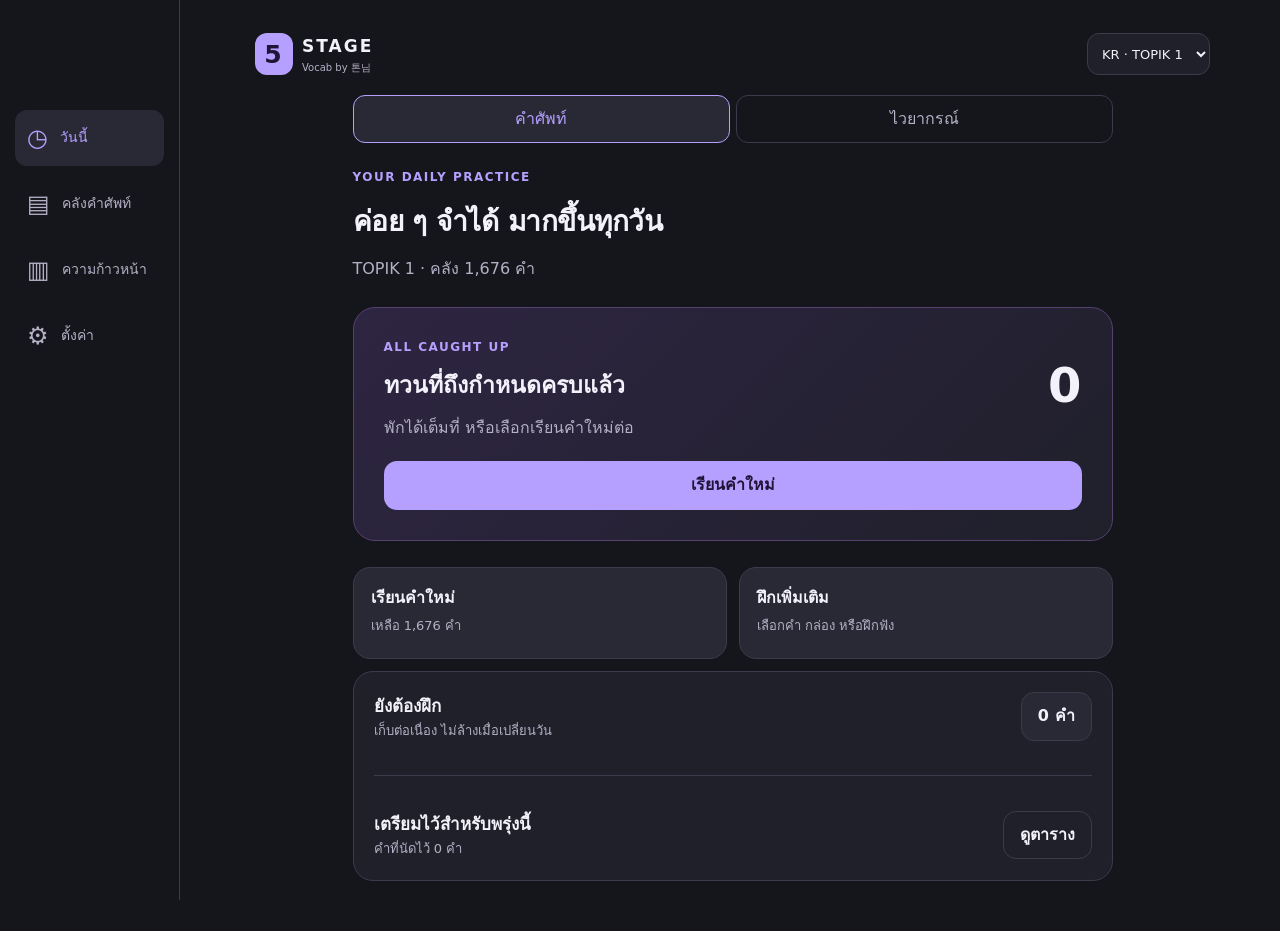
<file: index.html>
<!doctype html>
<html lang="th">
<head>
<meta charset="utf-8"><meta name="viewport" content="width=device-width, initial-scale=1, viewport-fit=cover"><meta name="theme-color" content="#15151c">
<meta name="description" content="เรียนคำศัพท์และไวยากรณ์เกาหลี พร้อมทวนแบบเว้นระยะใน 5 Stage">
<title>5 Stage · Vocab by 톤님</title><link rel="manifest" href="manifest.json"><link rel="icon" href="icon-192.png"><link rel="stylesheet" href="five-stage/app.css">
</head>
<body>
<div id="shell">
<header class="app-header"><a href="#today" class="brand" aria-label="5 Stage หน้าวันนี้"><span class="brand-mark">5</span><span>STAGE<small>Vocab by 톤님</small></span></a><label class="level-picker"><span class="sr-only">ชุดคำศัพท์</span><select id="level"><option value="topik1">KR · TOPIK 1</option><option value="topik2">KR · TOPIK 2</option><option value="english_a1">EN · A1</option><option value="english_a2">EN · A2</option><option value="english_b1">EN · B1</option><option value="english_b2">EN · B2</option></select></label></header>
<div id="mode-switch" class="mode-switch" role="navigation" aria-label="เลือกวิชา"><a href="#today" data-mode="vocabulary">คำศัพท์</a><a href="#grammar-today" data-mode="grammar">ไวยากรณ์</a></div>
<main id="main" tabindex="-1"><p>กำลังเปิดคลังคำศัพท์…</p></main>
<nav id="nav" aria-label="หน้าหลัก"><a href="#today" data-page="today"><span aria-hidden="true">◷</span>วันนี้</a><a href="#library" data-page="library"><span aria-hidden="true">▤</span>คลังคำศัพท์</a><a href="#progress" data-page="progress"><span aria-hidden="true">▥</span>ความก้าวหน้า</a><a href="#settings" data-page="settings"><span aria-hidden="true">⚙</span>ตั้งค่า</a></nav>
</div>
<div id="toast" role="status" aria-live="polite" hidden></div>
<dialog id="dialog" aria-labelledby="dialog-title"><div class="dialog-heading"><h2 id="dialog-title"></h2><button type="button" data-action="close-dialog" class="icon-button" aria-label="ปิด">✕</button></div><div id="dialog-body"></div></dialog>
<input id="restore-file" type="file" accept=".json,application/json" hidden>
<script src="flashcard1.js"></script><script src="flashcard2.js"></script><script src="flashcard_en_a1.js"></script><script src="flashcard_en_a2.js"></script><script src="flashcard_en_b1.js"></script><script src="flashcard_en_b2.js"></script>
<script src="vocabulary-catalog.js"></script><script src="sentence-engine.js"></script><script src="visual/visual-engine.js"></script><script src="five-stage/scheduler.js"></script><script src="grammar/scheduler.js"></script><script src="five-stage/store.js"></script><script src="five-stage/session.js"></script><script src="five-stage/audio.js"></script><script src="grammar/generated/content.js"></script><script src="grammar/catalog.js"></script><script src="grammar/session.js"></script><script src="grammar/integration.js"></script><script src="grammar/ui.js"></script><script src="five-stage/app.js"></script>
<noscript>กรุณาเปิด JavaScript เพื่อใช้งานแอป</noscript>
</body></html>
</file>
<file: five-stage/app.css>
:root{color-scheme:dark;--bg:#15151c;--panel:#20202b;--panel2:#292936;--line:#3b3b4b;--text:#f3f1fa;--muted:#b4b0c5;--purple:#b6a0ff;--gold:#f1d28b;--green:#8bdfb3;--red:#ffaaa9;--safe:env(safe-area-inset-bottom,0px);font-family:system-ui,-apple-system,'Segoe UI',Tahoma,sans-serif;background:var(--bg);color:var(--text);font-size:16px;line-height:1.65}
*{box-sizing:border-box}body{margin:0}button,input,select,textarea{font:inherit;color:inherit}button,a,input,select,textarea{-webkit-tap-highlight-color:transparent}button,a{touch-action:manipulation}button{cursor:pointer;min-height:46px;border:1px solid var(--line);border-radius:13px;background:var(--panel2);padding:10px 16px;font-weight:600}button:disabled{opacity:.5;cursor:default}button.primary{background:var(--purple);color:#201438;border-color:transparent}button.quiet{background:transparent}button.danger{color:var(--red);border-color:#79484d}button.icon-button{min-width:46px;padding:8px}button.wide{width:100%}a{color:inherit;text-decoration:none}input,select,textarea{width:100%;min-width:0;min-height:46px;border:1px solid var(--line);border-radius:12px;background:var(--bg);padding:11px 12px;font-size:16px}textarea{resize:vertical;min-height:90px}input[type=checkbox],input[type=radio]{width:22px;height:22px;min-height:0;accent-color:var(--purple);flex-shrink:0}label.field{display:flex;flex-direction:column;gap:7px;margin:16px 0}label.check{display:flex;align-items:center;gap:10px;min-height:46px}fieldset{border:0;padding:0;margin:16px 0}legend{font-weight:600;margin-bottom:8px}h1,h2,h3,p{margin:0}h1{font-size:28px;line-height:1.3;letter-spacing:-.5px}h2{font-size:20px;line-height:1.45}h3{font-size:17px}p+p{margin-top:10px}small,.small{font-size:13px}.muted{color:var(--muted)}.eyebrow{font-size:12px;text-transform:uppercase;letter-spacing:1.5px;color:var(--purple);font-weight:700}.gold{color:var(--gold)}.success{color:var(--green)}.error{color:var(--red)}.sr-only{position:absolute;width:1px;height:1px;overflow:hidden;clip-path:inset(50%)}[hidden]{display:none!important}:focus-visible{outline:3px solid var(--purple);outline-offset:3px}.stack{display:flex;flex-direction:column;gap:16px}.row{display:flex;gap:10px;align-items:center;flex-wrap:wrap}.between{justify-content:space-between}.grow{flex:1}.grid{display:grid;grid-template-columns:repeat(2,minmax(0,1fr));gap:12px}.panel{background:var(--panel);border:1px solid var(--line);border-radius:20px;padding:20px}.section-title{margin:26px 0 12px}.divider{border:0;border-top:1px solid var(--line);margin:18px 0}.badge{display:inline-flex;align-items:center;padding:3px 9px;border-radius:7px;background:var(--panel2);color:var(--muted);font-size:12px;gap:5px}.badge.accent{color:var(--purple)}.number{font-size:34px;line-height:1.2;font-weight:650;font-variant-numeric:tabular-nums}.empty{padding:28px 16px;text-align:center}.empty p{color:var(--muted);margin:10px 0 20px}details summary{cursor:pointer;min-height:44px;display:flex;align-items:center;gap:8px;color:var(--purple)}details summary:before{content:'+'}details[open] summary:before{content:'−'}
#shell{max-width:1200px;margin:auto}.app-header{display:flex;align-items:center;justify-content:space-between;gap:10px;padding:20px 20px 12px;padding-top:max(20px,env(safe-area-inset-top))}.brand{display:flex;align-items:center;gap:9px;font-size:17px;font-weight:750;letter-spacing:2px}.brand-mark{display:grid;place-items:center;background:var(--purple);color:#201438;width:38px;height:42px;border-radius:12px;font-size:25px}.brand small{display:block;letter-spacing:0;font-size:10px;font-weight:400;color:var(--muted)}.level-picker{max-width:165px}.level-picker select{font-size:13px;padding:8px 10px;background:var(--panel);min-height:42px}#main{padding:20px 20px calc(105px + var(--safe));max-width:820px;margin:auto;min-height:70dvh}#nav{position:fixed;bottom:0;left:0;right:0;z-index:10;display:grid;grid-template-columns:repeat(4,1fr);padding:6px 8px calc(7px + var(--safe));background:var(--bg);border-top:1px solid var(--line)}#nav a{min-height:56px;font-size:11px;color:var(--muted);display:flex;flex-direction:column;align-items:center;justify-content:center;gap:1px;border-radius:12px}#nav a span{font-size:24px;line-height:1.2}#nav a[aria-current=page]{background:var(--panel2);color:var(--purple)}.hero{margin-top:24px;padding:24px;background:linear-gradient(135deg,#2e2542,var(--panel));border:1px solid #55416f;border-radius:22px}.hero h2{font-size:23px;margin:10px 0}.hero button{margin-top:20px}.hero .number{font-size:48px}.shortcut{padding:17px;text-align:left;display:flex;flex-direction:column;gap:4px;border-radius:17px;min-height:92px}.shortcut small{color:var(--muted);font-weight:400}.list{list-style:none;padding:0;margin:0}.word-row{display:flex;gap:10px;align-items:center;border-bottom:1px solid var(--line);padding:14px 0}.word-row:last-child{border:0}.word-row button.word-link{text-align:left;flex:1;min-width:0;background:transparent;border:0;padding:2px 0;font-weight:400}.word-name{font-weight:650;font-size:18px;overflow-wrap:anywhere}.word-row small{display:block;color:var(--muted)}.word-meta{display:flex;gap:6px;flex-wrap:wrap;margin-top:5px}.filterbar{display:flex;flex-direction:column;gap:10px;margin:20px 0}.filterbar .row select{flex:1;min-width:100px}.box-grid{display:grid;grid-template-columns:repeat(3,minmax(0,1fr));gap:10px}.box-button{display:flex;flex-direction:column;align-items:flex-start;padding:14px;gap:3px;font-weight:400}.box-button strong{font-size:27px}.box-button small{color:var(--muted)}.selected-bar{position:sticky;bottom:80px;z-index:5;background:var(--panel2);border:1px solid var(--purple);border-radius:14px;padding:12px;display:flex;align-items:center;justify-content:space-between;gap:8px}.trend-row{display:grid;grid-template-columns:85px 1fr 40px;align-items:center;gap:12px;font-size:13px;padding:6px 0}.bar{height:6px;background:var(--panel2);border-radius:10px;overflow:hidden}.bar>span{height:100%;display:block;background:var(--purple);border-radius:10px}.settings-group button{width:100%;display:flex;justify-content:space-between;text-align:left;margin-top:8px}.settings-group .check{justify-content:space-between}.settings-group .check input{order:2}
body.studying #nav{display:none}body.studying #main{max-width:680px;padding-bottom:calc(24px + var(--safe))}body.studying .level-picker{visibility:hidden}.study-head{display:flex;justify-content:space-between;align-items:center;gap:10px}.study-progress{height:5px;border-radius:4px;background:var(--panel2);margin:14px 0 24px;overflow:hidden}.study-progress>span{display:block;height:100%;background:var(--purple)}.study-label{display:flex;justify-content:space-between;align-items:center;margin-bottom:15px}.study-card{text-align:center;display:flex;flex-direction:column;align-items:center;gap:15px;padding:28px 20px;min-height:220px}.study-card img{width:min(210px,100%);aspect-ratio:1;object-fit:contain;border-radius:15px}.study-card .word{font-size:clamp(28px,8vw,40px);font-weight:700;color:var(--gold);overflow-wrap:anywhere;line-height:1.4}.study-card .meaning{font-size:20px}.study-card .sentence{font-size:clamp(20px,5.5vw,26px);line-height:1.8;overflow-wrap:anywhere}.study-card mark{background:#53442b;color:var(--gold);border-radius:5px;padding:1px 4px}.answer-form{margin-top:20px}.answer-form label{display:block;margin-bottom:8px}.answer-form input{font-size:20px;padding:14px;min-height:58px}.answer-form .primary{width:100%;margin-top:12px;min-height:50px}.study-secondary{display:flex;justify-content:space-between;gap:10px;margin-top:10px}.study-secondary button{font-size:14px;background:transparent;border:0;color:var(--muted)}.feedback{margin-top:18px;padding:18px;border-radius:16px;background:var(--panel);border-left:3px solid var(--purple)}.feedback.correct{border-color:var(--green)}.feedback.incorrect{border-color:var(--red)}.feedback .answer{font-size:23px;font-weight:650;color:var(--gold);overflow-wrap:anywhere}.study-footer{display:flex;justify-content:space-between;align-items:center;margin-top:18px}.summary-metrics{display:grid;grid-template-columns:repeat(3,1fr);gap:8px;text-align:center;margin:24px 0}.summary-metrics .number{font-size:30px}.summary-metrics small{display:block;color:var(--muted)}
dialog{color:var(--text);background:var(--panel);border:1px solid var(--line);border-radius:24px 24px 0 0;width:min(100%,600px);max-height:90dvh;margin:auto auto 0;padding:20px;padding-bottom:calc(24px + var(--safe));overscroll-behavior:contain}dialog::backdrop{background:#07070dbb;backdrop-filter:blur(4px)}.dialog-heading{display:flex;align-items:center;justify-content:space-between;gap:12px;margin-bottom:14px}.dialog-heading h2{font-size:20px}#dialog-body{overflow-wrap:anywhere}#dialog-body .actions{display:flex;gap:10px;flex-wrap:wrap;margin-top:20px}#dialog-body .actions>button{flex:1}.dialog-note{padding:12px;background:var(--bg);border-radius:12px;color:var(--muted);font-size:14px}.editor-preview{padding:16px;border-radius:12px;background:var(--bg);overflow-wrap:anywhere}#toast{position:fixed;z-index:40;bottom:calc(90px + var(--safe));left:50%;transform:translateX(-50%);width:max-content;max-width:calc(100% - 32px);background:#f1edfa;color:#241a33;padding:12px 18px;border-radius:13px;box-shadow:0 5px 30px #0005;font-size:14px}body.studying #toast{bottom:calc(20px + var(--safe))}.notice{padding:14px;border-radius:12px;background:#372a29;color:#f4ccad;margin:14px 0;font-size:14px}.wrap{overflow-wrap:anywhere}
@media(min-width:900px){#shell{padding-left:185px}.app-header{padding:32px 30px 10px}#main{padding:25px 30px 50px}#nav{right:auto;top:0;bottom:0;width:180px;display:flex;flex-direction:column;gap:10px;padding:110px 15px 20px;border-top:0;border-right:1px solid var(--line)}#nav a{flex-direction:row;justify-content:flex-start;gap:12px;padding:12px;font-size:14px}body.studying #shell{padding-left:0}dialog{margin:auto;border-radius:22px;max-height:85dvh}.selected-bar{bottom:20px}.hero{padding:30px}}
@media(max-width:360px){.app-header{padding-left:14px;padding-right:14px}#main{padding-left:14px;padding-right:14px}.panel,.study-card{padding:17px}.level-picker{max-width:145px}.hero{padding:20px}.brand{font-size:14px}.brand small{font-size:9px}#nav a{font-size:10px}.study-card img{width:160px}}@media(max-height:720px){.study-card img{width:145px}.study-card{padding:18px;min-height:170px;gap:10px}.study-progress{margin-bottom:15px}}@media(prefers-reduced-motion:reduce){*{scroll-behavior:auto!important;animation:none!important;transition:none!important}}

/* Grammar shares the shell; reading and assessment have distinct visual states. */
.mode-switch{display:flex;gap:6px;max-width:760px;margin:8px auto 0;padding:0 20px}.mode-switch a{flex:1;text-align:center;padding:10px 16px;border-radius:12px;color:var(--muted);border:1px solid var(--line);min-height:46px}.mode-switch a[aria-current=page]{background:var(--panel2);color:var(--purple);border-color:var(--purple)}.g-description{margin-top:12px}.g-track{max-width:400px}.g-lessons{display:grid;grid-template-columns:repeat(2,minmax(0,1fr));gap:14px}.g-lesson{display:flex;flex-direction:column;gap:10px;min-width:0}.g-lesson .row:last-child{margin-top:auto}.g-lesson h2{color:var(--gold);overflow-wrap:anywhere}.g-example{padding:18px;border-radius:14px;background:var(--bg);border-left:3px solid var(--purple)}.g-korean{font-size:clamp(22px,5vw,30px);line-height:1.7;overflow-wrap:anywhere;word-break:keep-all}.g-options{display:flex;flex-direction:column;gap:10px}.g-options .check{align-items:flex-start;padding:14px;border:1px solid var(--line);border-radius:14px;background:var(--panel);font-weight:400}.g-options .check:has(input:checked){border-color:var(--purple);background:var(--panel2)}.g-options input{margin-top:3px}.g-study-actions{display:flex;gap:8px;flex-wrap:wrap;margin-top:18px}.g-study-actions button{font-size:14px;flex:1 1 40%}.g-answer-review{margin:12px 0}.g-glossary{font-size:16px}.g-lesson .badge,.g-lesson .small,.g-study-actions,.g-description{font-size:14px}#grammar-answer input[type=text],#g-answer{font-size:21px;min-height:54px}.g-lesson button{white-space:normal}body.studying .app-header{padding-bottom:4px}body.studying .mode-switch{display:none}@media(max-width:600px){.g-lessons{grid-template-columns:1fr}.g-lesson{padding:18px}.g-korean{word-break:normal}.g-options .check{padding:12px}.g-track{max-width:none}}@media(min-width:900px){.mode-switch{padding:0 30px;max-width:820px}}
</file>
